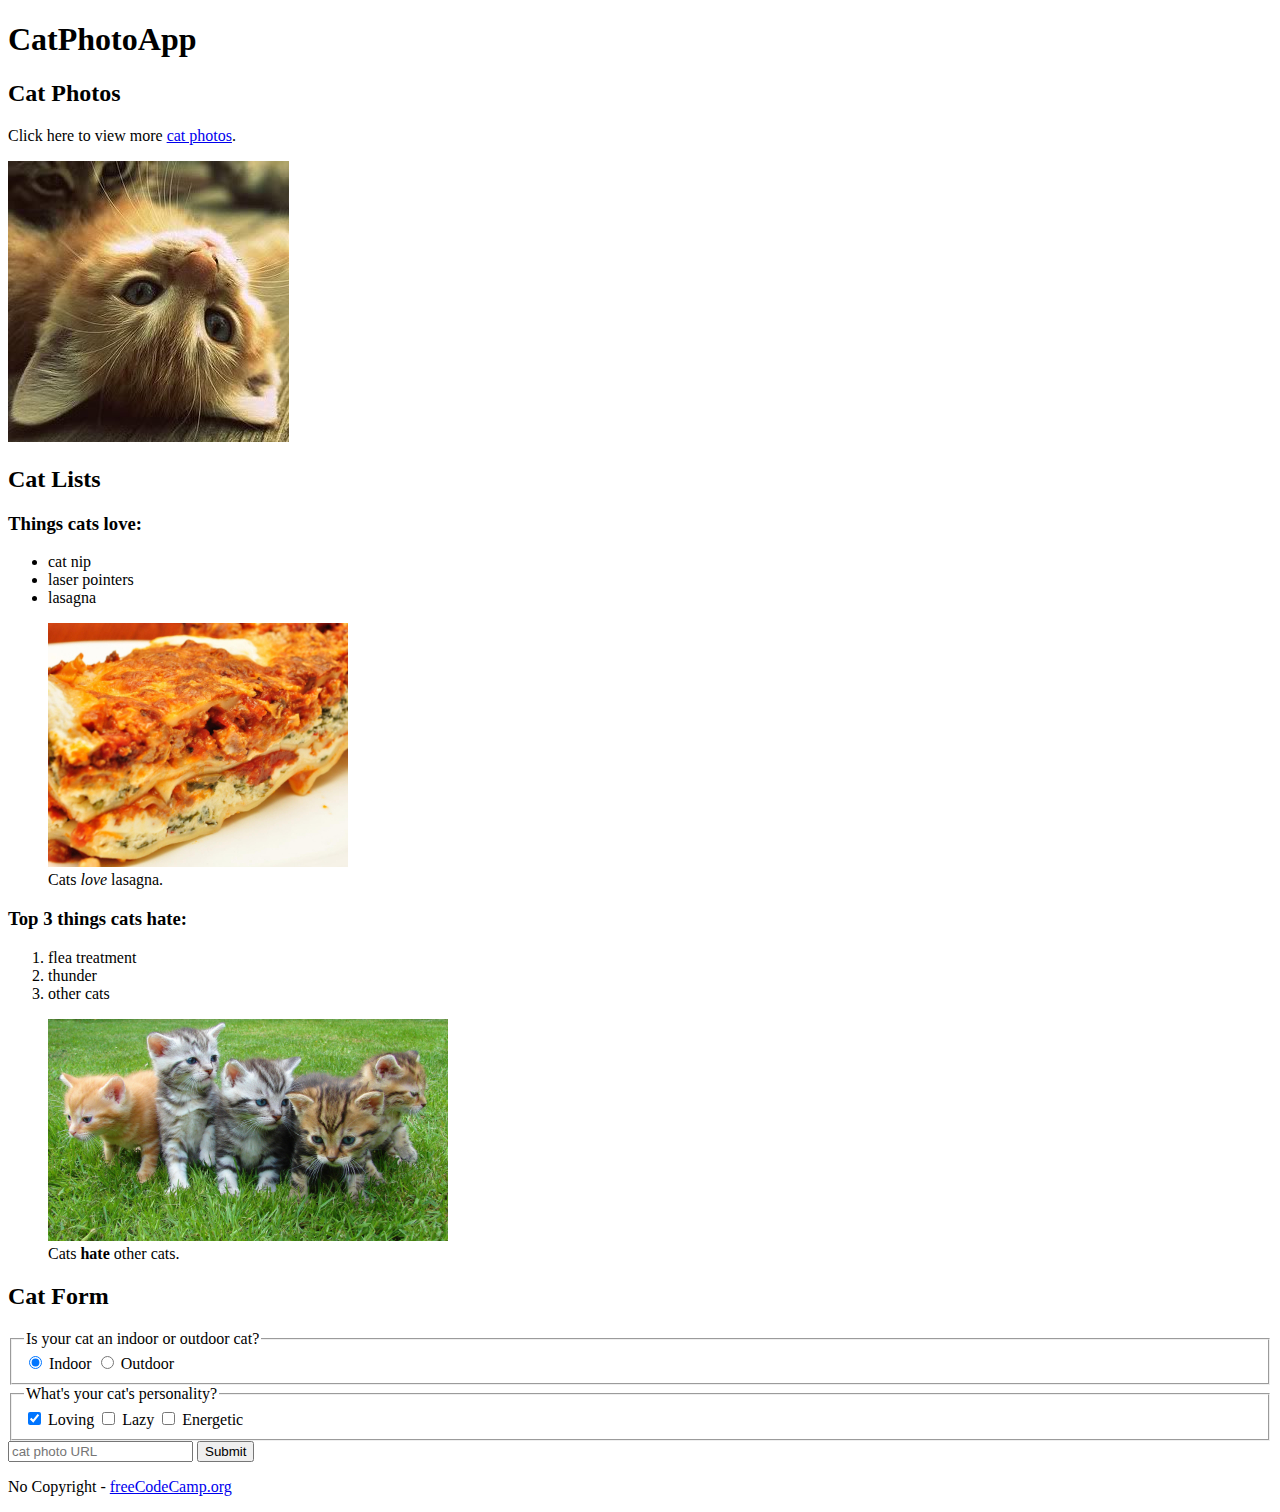
<file: 1/index.html>
<!DOCTYPE html>

<html lang="en">
  <head>
    <title>CatPhotoApp</title>
    <meta charset="UTF-8">
  </head>
<body>
    <h1>CatPhotoApp</h1>
    <main>
      <section>
        <h2>Cat Photos</h2>
        <!-- TODO: Add link to cat photos -->
        <p>Click here to view more <a target="_blank" href="https://freecatphotoapp.com">cat photos</a>.</p>
        <a href="https://freecatphotoapp.com"><img src="images/relaxing-cat.jpg" alt="A cute orange cat lying on its back."></a>
      </section>
      <section>
        <h2>Cat Lists</h2>
        <h3>Things cats love:</h3>
        <ul>
          <li>cat nip</li>
          <li>laser pointers</li>
          <li>lasagna</li>
        </ul>
        <figure>
          <img src="images/lasagna.jpg" alt="A slice of lasagna on a plate.">
          <figcaption>Cats <em>love</em> lasagna.</figcaption>  
        </figure>
        <h3>Top 3 things cats hate:</h3>
        <ol>
          <li>flea treatment</li>
          <li>thunder</li>
          <li>other cats</li>
        </ol>
        <figure>
          <img src="images/cats.jpg" alt="Five cats looking around a field.">
          <figcaption>Cats <strong>hate</strong> other cats.</figcaption>  
        </figure>
      </section>
      <section>
        <h2>Cat Form</h2>
        <form action="https://freecatphotoapp.com/submit-cat-photo">
          <fieldset>
            <legend>Is your cat an indoor or outdoor cat?</legend>
            <label><input id="indoor" type="radio" name="indoor-outdoor" value="indoor" checked> Indoor</label>
            <label><input id="outdoor" type="radio" name="indoor-outdoor" value="outdoor"> Outdoor</label>
          </fieldset>
          <fieldset>
            <legend>What's your cat's personality?</legend>
            <input id="loving" type="checkbox" name="personality" value="loving" checked> <label for="loving">Loving</label>
            <input id="lazy" type="checkbox" name="personality" value="lazy"> <label for="lazy">Lazy</label>
            <input id="energetic" type="checkbox" name="personality" value="energetic"> <label for="energetic">Energetic</label>
          </fieldset>
          <input type="text" name="catphotourl" placeholder="cat photo URL" required>
          <button type="submit">Submit</button>
        </form>
      </section>
    </main>
    <footer>
      <p>
        No Copyright - <a href="https://www.freecodecamp.org">freeCodeCamp.org</a>
      </p>
    </footer>
  </body>
</html>
</file>
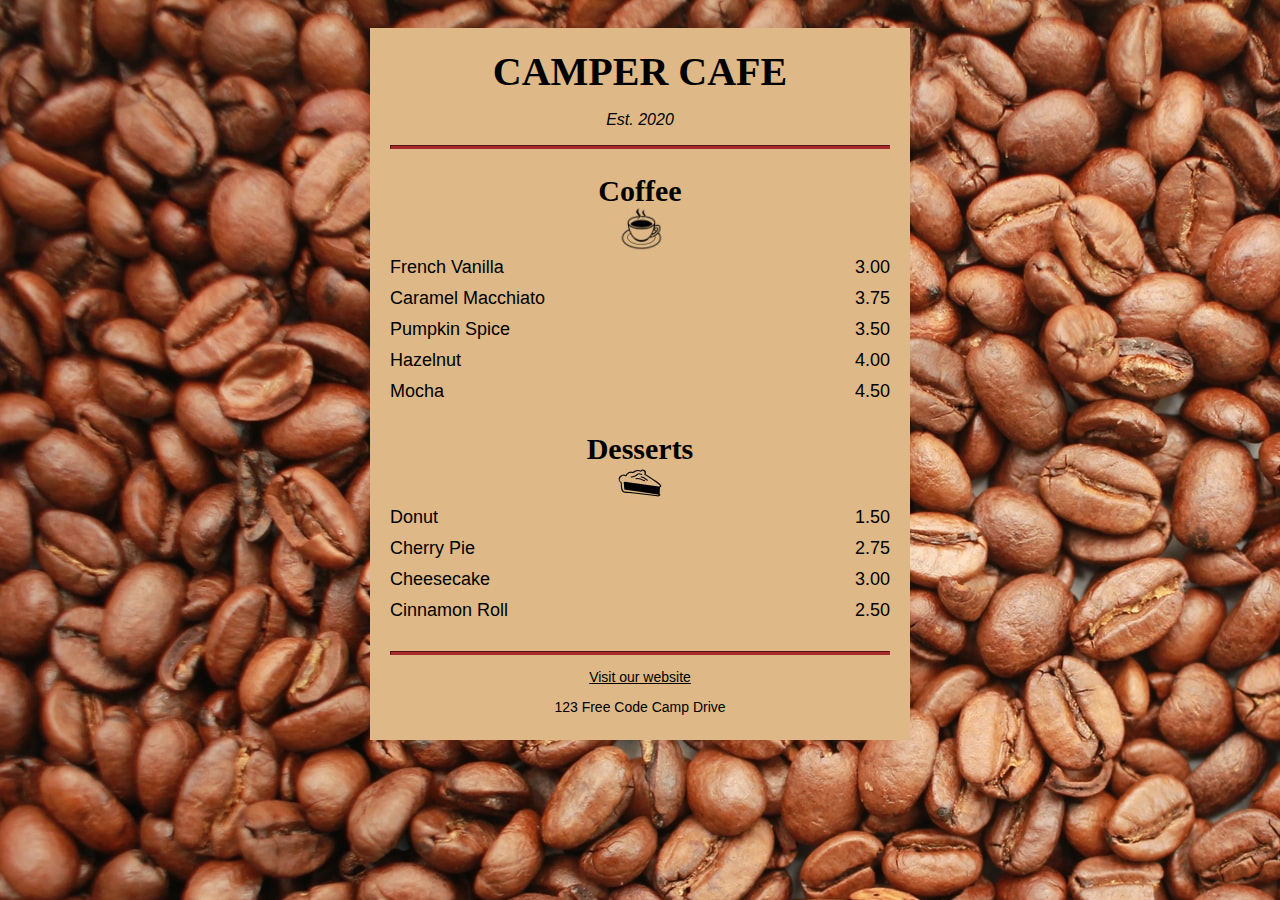
<file: 2/index.html>
<!DOCTYPE html>
<html lang="en">
  <head>
    <meta charset="utf-8" />
    <meta name="viewport" content="width=device-width, initial-scale=1.0" />
    <title>Cafe Menu</title>
    <link href="styles.css" rel="stylesheet"/>
  </head>
  <body>
    <div class="menu">
      <header>
        <h1>CAMPER CAFE</h1>
        <p class="established">Est. 2020</p>
      </header>
      <hr>
      <main>
        <section>
          <h2>Coffee</h2>
          <img src="images/logo.jpg" alt="coffee icon"/>
          <article class="item">
            <p class="flavor">French Vanilla</p><p class="price">3.00</p>
          </article>
          <article class="item">
            <p class="flavor">Caramel Macchiato</p><p class="price">3.75</p>
          </article>
          <article class="item">
            <p class="flavor">Pumpkin Spice</p><p class="price">3.50</p>
          </article>
          <article class="item">
            <p class="flavor">Hazelnut</p><p class="price">4.00</p>
          </article>
          <article class="item">
            <p class="flavor">Mocha</p><p class="price">4.50</p>
          </article>
        </section>
        <section>
          <h2>Desserts</h2>
          <img src="images/pie.jpg" alt="pie icon"/>
          <article class="item">
            <p class="dessert">Donut</p><p class="price">1.50</p>
          </article>
          <article class="item">
            <p class="dessert">Cherry Pie</p><p class="price">2.75</p>
          </article>
          <article class="item">
            <p class="dessert">Cheesecake</p><p class="price">3.00</p>
          </article>
          <article class="item">
            <p class="dessert">Cinnamon Roll</p><p class="price">2.50</p>
          </article>
        </section>
      </main>
      <hr class="bottom-line">
      <footer>
        <p>
          <a href="https://www.freecodecamp.org" target="_blank">Visit our website</a>
        </p>
        <p class="address">123 Free Code Camp Drive</p>
      </footer>
    </div>
  </body>
</html>
</file>
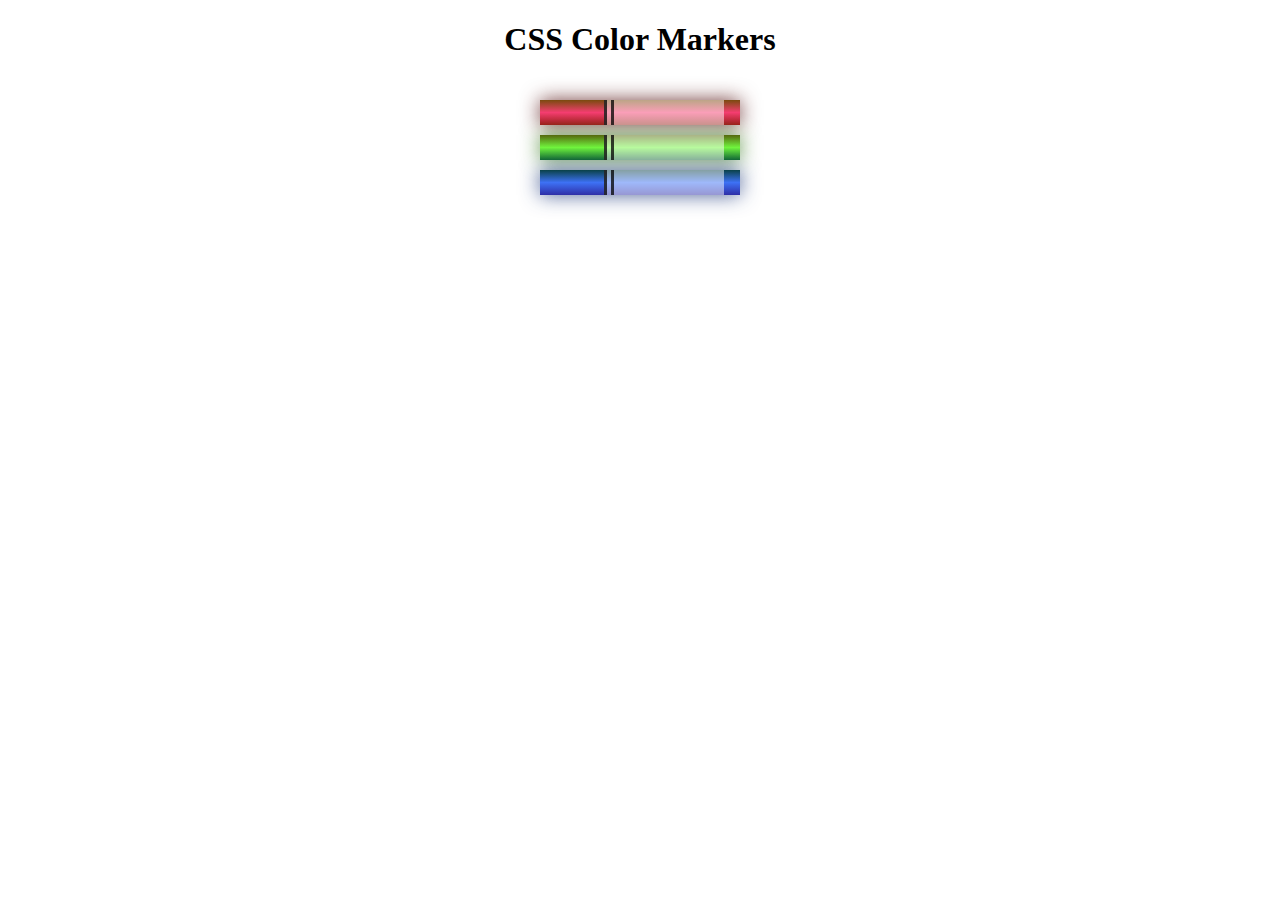
<file: 3/index.html>
<!DOCTYPE html>
<html lang="en">
  <head>
    <meta charset="utf-8">
    <meta name="viewport" content="width=device-width, initial-scale=1.0">
    <title>Colored Markers</title>
    <link rel="stylesheet" href="styles.css">
  </head>
  <body>
    <h1>CSS Color Markers</h1>
    <div class="container">
      <div class="marker red">
        <div class="cap"></div>
        <div class="sleeve"></div>
      </div>
      <div class="marker green">
        <div class="cap"></div>
        <div class="sleeve"></div>
      </div>
      <div class="marker blue">
        <div class="cap"></div>
        <div class="sleeve"></div>
      </div>
    </div>
  </body>
</html>
</file>
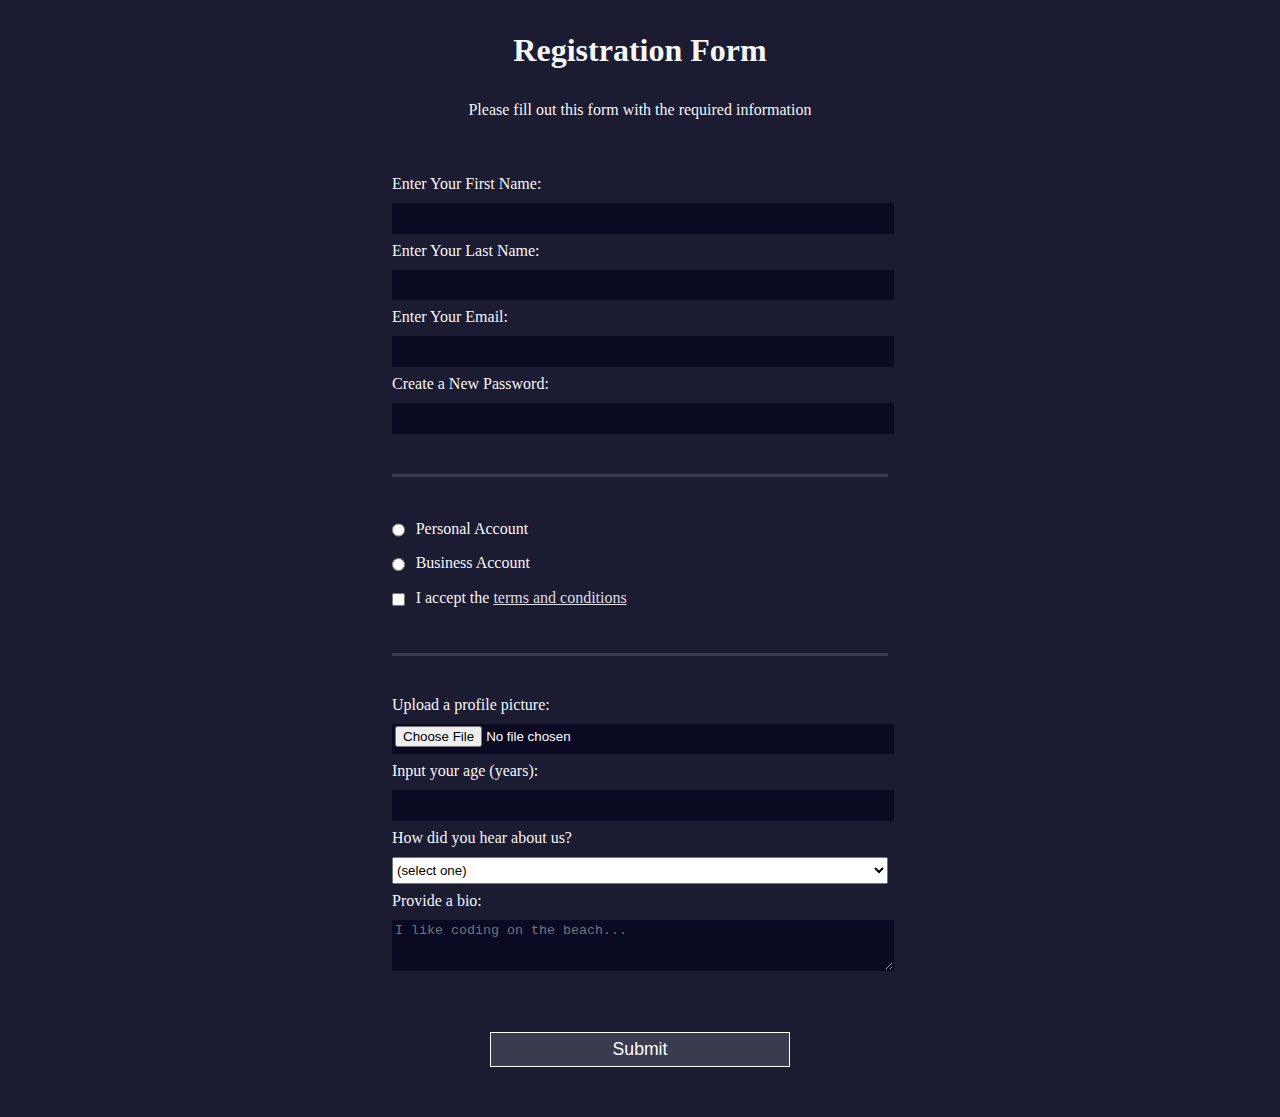
<file: 4/index.html>
<!DOCTYPE html>
<html lang="en">
  <head>
    <meta charset="UTF-8">
    <title>Registration Form</title>
    <link rel="stylesheet" href="styles.css" />
  </head>
  <body>
    <h1>Registration Form</h1>
    <p>Please fill out this form with the required information</p>
    <form action='https://register-demo.freecodecamp.org'>
      <fieldset>
        <label>Enter Your First Name: <input type="text" name="first-name" required /></label>
        <label>Enter Your Last Name: <input type="text" name="last-name" required /></label>
        <label>Enter Your Email: <input type="email" name="email" required /></label>
        <label>Create a New Password: <input type="password" name="password" pattern="[a-z0-5]{8,}" required /></label>
      </fieldset>
      <fieldset>
        <label><input type="radio" name="account-type" class="inline" /> Personal Account</label>
        <label><input type="radio" name="account-type" class="inline" /> Business Account</label>
        <label>
          <input type="checkbox" name="terms" class="inline" required /> I accept the <a href="https://www.freecodecamp.org/news/terms-of-service/">terms and conditions</a>
        </label>
      </fieldset>
      <fieldset>
        <label>Upload a profile picture: <input type="file" name="file" /></label>
        <label>Input your age (years): <input type="number" name="age" min="13" max="120" />
        </label>
        <label>How did you hear about us?
          <select name="referrer">
            <option value="">(select one)</option>
            <option value="1">freeCodeCamp News</option>
            <option value="2">freeCodeCamp YouTube Channel</option>
            <option value="3">freeCodeCamp Forum</option>
            <option value="4">Other</option>
          </select>
        </label>
        <label>Provide a bio:
          <textarea name="bio" rows="3" cols="30" placeholder="I like coding on the beach..."></textarea>
        </label>
      </fieldset>
      <input type="submit" value="Submit" />
    </form>
  </body>
</html>
</file>
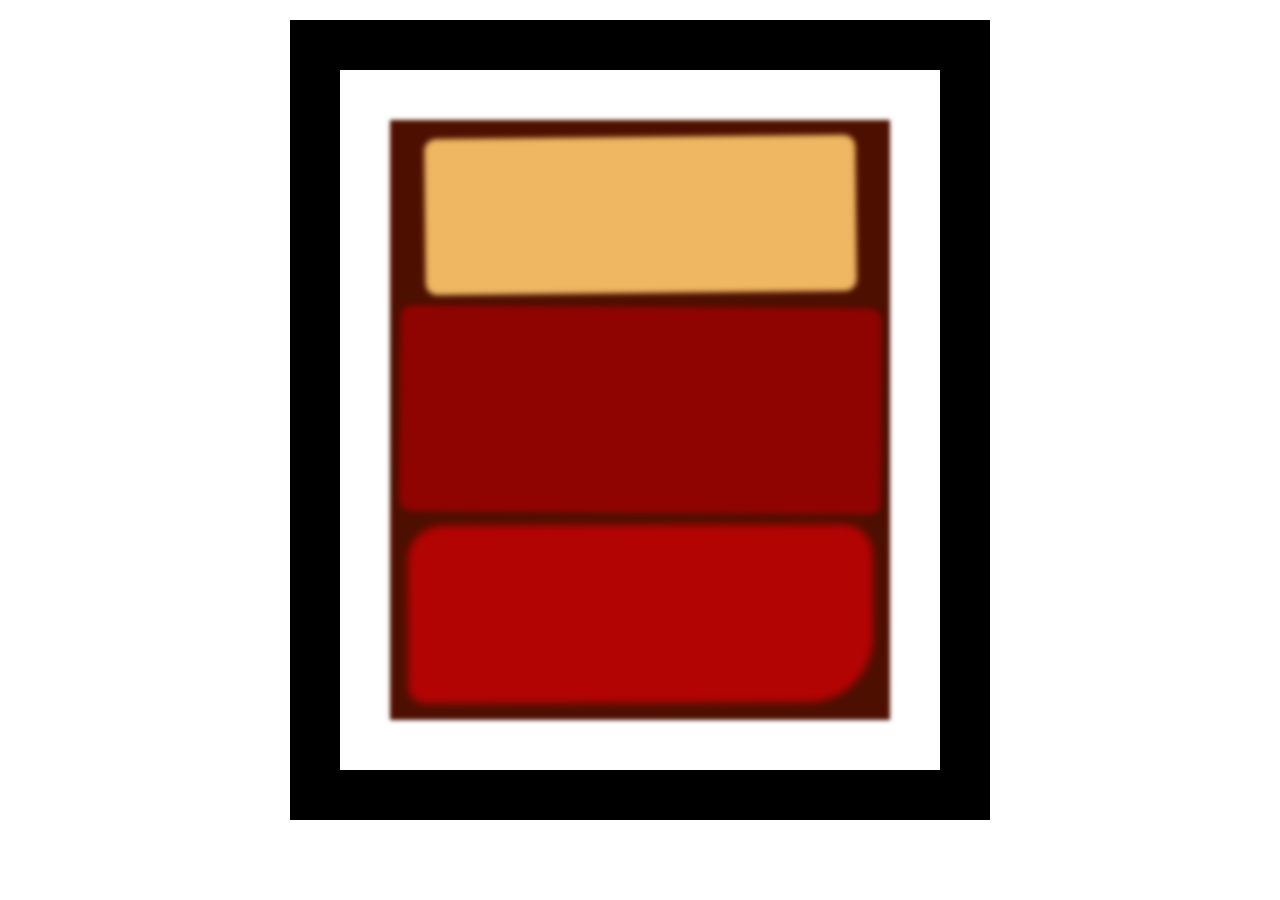
<file: 5/index.html>
<!DOCTYPE html>
<html lang="en">
  <head>
    <meta charset="UTF-8">
    <title>Rothko Painting</title>
    <link href="./styles.css" rel="stylesheet">
  </head>
  <body>
    <div class="frame">
      <div class="canvas">
        <div class="one"></div>
        <div class="two"></div>
        <div class="three"></div>
      </div>
    </div>
  </body>
</html>
</file>
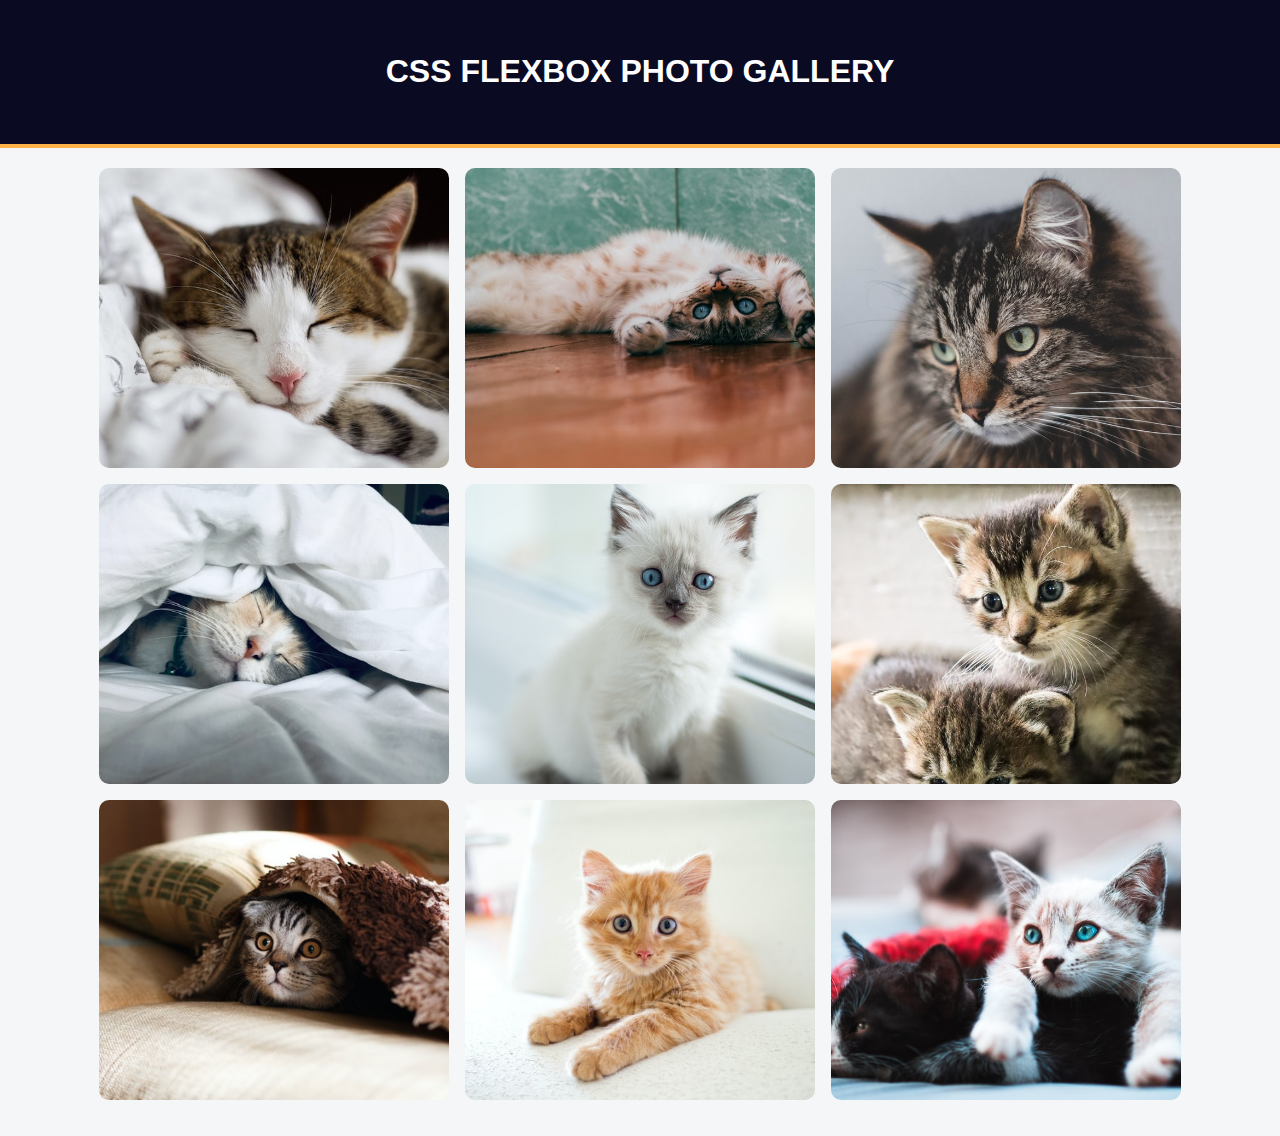
<file: 6/index.html>
<!DOCTYPE html>
<html lang="en">
  <head>
    <meta charset="utf-8">
    <meta name="viewport" content="width=device-width, initial-scale=1.0">
    <title>Photo Gallery</title>
    <link rel="stylesheet" href="./styles.css">
  </head>
  <body>
    <header class="header">
      <h1>css flexbox photo gallery</h1>
    </header>
    <div class="gallery">
      <img src="images/1.jpg" alt="sleeping-cat">
      <img src="images/2.jpg" alt="inverted-cat">
      <img src="images/3.jpg" alt="serious-cat">
      <img src="images/4.jpg" alt="cat-under-the-pillow">
      <img src="images/5.jpg" alt="blue-eyes">
      <img src="images/6.jpg" alt="two-kitty">
      <img src="images/7.jpg" alt="pensive cat">
      <img src="images/8.jpg" alt="red-cat">
      <img src="images/9.jpg" alt="blue-eyes-kitty">
    </div>
  </body>
</html>
</file>
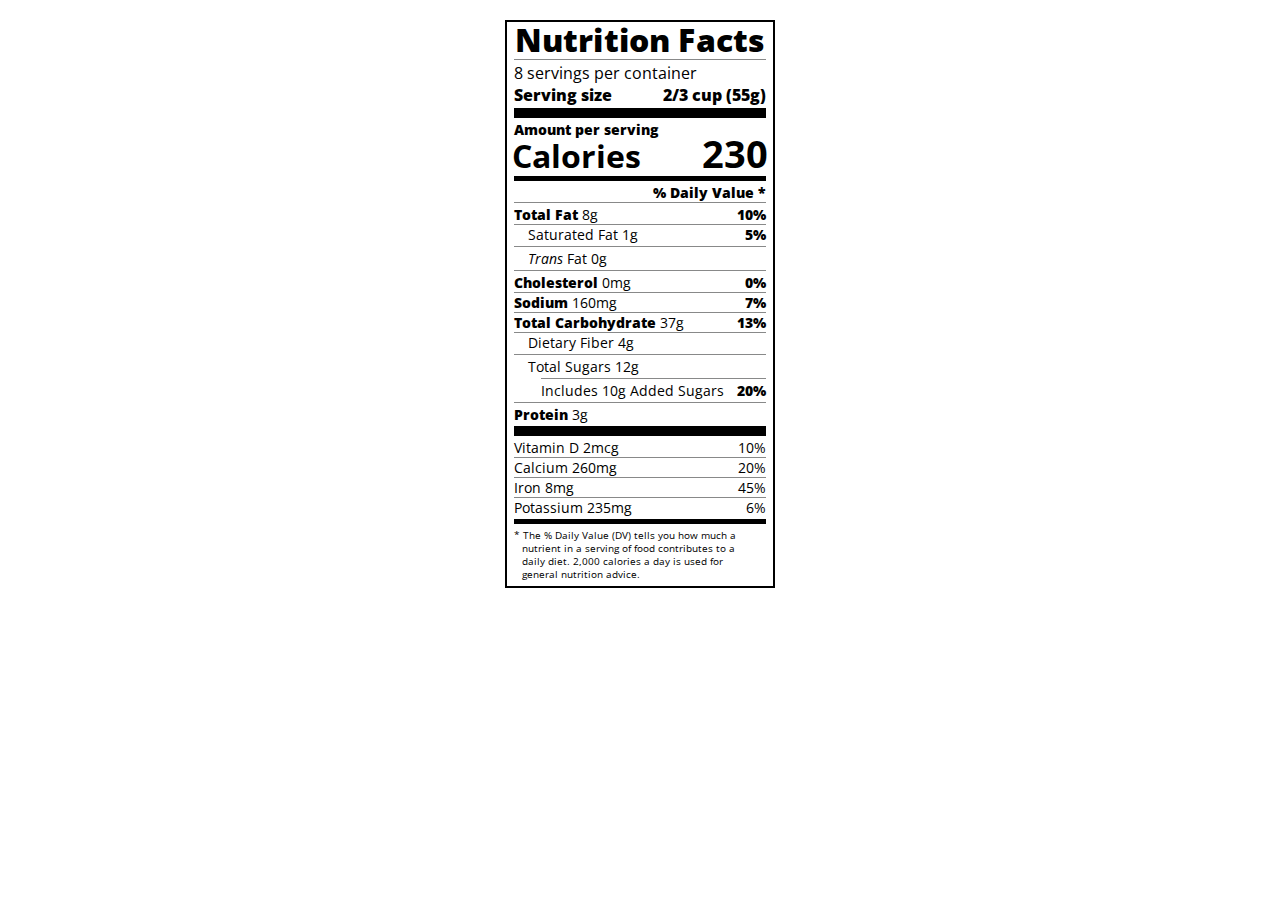
<file: 7/index.html>
<!DOCTYPE html>
<html lang="en">
  <head>
    <meta charset="UTF-8">
    <title>Nutrition Label</title>
    <link href="https://fonts.googleapis.com/css?family=Open+Sans:400,700,800" rel="stylesheet">
    <link href="./styles.css" rel="stylesheet">
  </head>
  <body>
    <div class="label">
      <header>
        <h1 class="bold">Nutrition Facts</h1>
        <div class="divider"></div>
        <p>8 servings per container</p>
        <p class="bold">Serving size <span class="right">2/3 cup (55g)</span></p>
      </header>
      <div class="divider lg"></div>
      <div class="calories-info">
        <p class="bold sm-text">Amount per serving</p>
        <h1>Calories <span class="right">230</span></h1>
      </div>
      <div class="divider md"></div>
      <div class="daily-value sm-text">
        <p class="right bold no-divider">% Daily Value *</p>
        <div class="divider"></div>
        <p><span class="bold">Total Fat</span> 8g <span class="bold right">10%</span></p>
        <p class="indent no-divider">Saturated Fat 1g <span class="bold right">5%</span></p>
        <div class="divider"></div>
        <p class="indent no-divider"><i>Trans</i> Fat 0g</p>
        <div class="divider"></div>
        <p><span class="bold">Cholesterol</span> 0mg <span class="right bold">0%</span></p>
        <p><span class="bold">Sodium</span> 160mg <span class="right bold">7%</span></p>
        <p><span class="bold">Total Carbohydrate</span> 37g <span class="right bold">13%</span></p>
        <p class="indent no-divider">Dietary Fiber 4g</p>
        <div class="divider"></div>
        <p class="indent no-divider">Total Sugars 12g</p>
        <div class="divider dbl-indent"></div>
        <p class="dbl-indent no-divider">Includes 10g Added Sugars <span class="right bold">20%</span>
        <div class="divider"></div>
        <p class="no-divider"><span class="bold">Protein</span> 3g</p>
        <div class="divider lg"></div>
        <p>Vitamin D 2mcg <span class="right">10%</span></p>
        <p>Calcium 260mg <span class="right">20%</span></p>
        <p>Iron 8mg <span class="right">45%</span></p>
        <p class="no-divider">Potassium 235mg <span class="right">6%</span></p>
      </div>
      <div class="divider md"></div>
      <p class="note">* The % Daily Value (DV) tells you how much a nutrient in a serving of food contributes to a daily diet. 2,000 calories a day is used for general nutrition advice.</p>
    </div>
  </body>
</html>
</file>
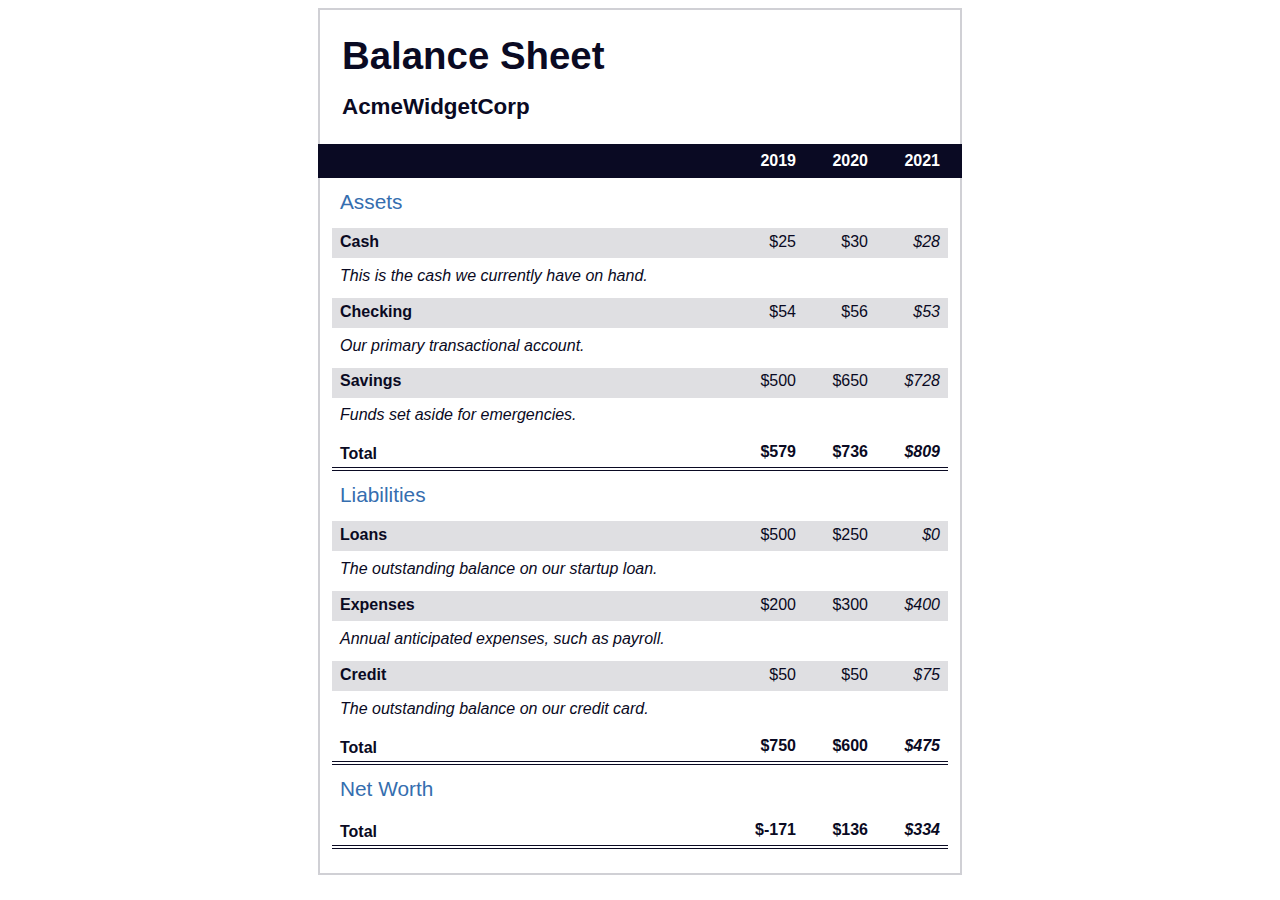
<file: 9/index.html>
<!DOCTYPE html>
<html lang="en">
  <head>
    <meta charset="UTF-8">
    <meta name="viewport" content="width=device-width, initial-scale=1.0">
    <title>Balance Sheet</title>
    <link rel="stylesheet" href="./styles.css">
  </head>
  <body>
    <main>
      <section>
        <h1>
          <span class="flex">
            <span>AcmeWidgetCorp</span>
            <span>Balance Sheet</span>
          </span>
        </h1>
        <div id="years" aria-hidden="true">
          <span class="year">2019</span>
          <span class="year">2020</span>
          <span class="year">2021</span>
        </div>
        <div class="table-wrap">
          <table>
            <caption>Assets</caption>
            <thead>
              <tr>
                <td></td>
                <th><span class="sr-only year">2019</span></th>
                <th><span class="sr-only year">2020</span></th>
                <th class="current"><span class="sr-only year">2021</span></th>
              </tr>
            </thead>
            <tbody>
              <tr class="data">
                <th>Cash <span class="description">This is the cash we currently have on hand.</span></th>
                <td>$25</td>
                <td>$30</td>
                <td class="current">$28</td>
              </tr>
              <tr class="data">
                <th>Checking <span class="description">Our primary transactional account.</span></th>
                <td>$54</td>
                <td>$56</td>
                <td class="current">$53</td>
              </tr>
              <tr class="data">
                <th>Savings <span class="description">Funds set aside for emergencies.</span></th>
                <td>$500</td>
                <td>$650</td>
                <td class="current">$728</td>
              </tr>
              <tr class="total">
                <th>Total <span class="sr-only">Assets</span></th>
                <td>$579</td>
                <td>$736</td>
                <td class="current">$809</td>
              </tr>
            </tbody>
          </table>
          <table>
            <caption>Liabilities</caption>
            <thead>
              <tr>
              <td></td>
              <th><span class="sr-only">2019</span></th>
              <th><span class="sr-only">2020</span></th>
              <th><span class="sr-only">2021</span></th>
              </tr>
            </thead>
            <tbody>
              <tr class="data">
                <th>Loans <span class="description">The outstanding balance on our startup loan.</span></th>
                <td>$500</td>
                <td>$250</td>
                <td class="current">$0</td>
              </tr>
              <tr class="data">
                <th>Expenses <span class="description">Annual anticipated expenses, such as payroll.</span></th>
                <td>$200</td>
                <td>$300</td>
                <td class="current">$400</td>
              </tr>
              <tr class="data">
                <th>Credit <span class="description">The outstanding balance on our credit card.</span></th>
                <td>$50</td>
                <td>$50</td>
                <td class="current">$75</td>
              </tr>
              <tr class="total">
                <th>Total <span class="sr-only">Liabilities</span></th>
                <td>$750</td>
                <td>$600</td>
                <td class="current">$475</td>
              </tr>
            </tbody>
          </table>
          <table>
            <caption>Net Worth</caption>
            <thead>
              <tr>
              <td></td>
              <th><span class="sr-only">2019</span></th>
              <th><span class="sr-only">2020</span></th>
              <th><span class="sr-only">2021</span></th>
              </tr>
            </thead>
            <tbody>
              <tr class="total">
                <th>Total <span class="sr-only">Net Worth</span></th>
                <td>$-171</td>
                <td>$136</td>
                <td class="current">$334</td>
              </tr>
            </tbody>
          </table>
        </div>
      </section>
    </main>
  </body>
</html>
</file>
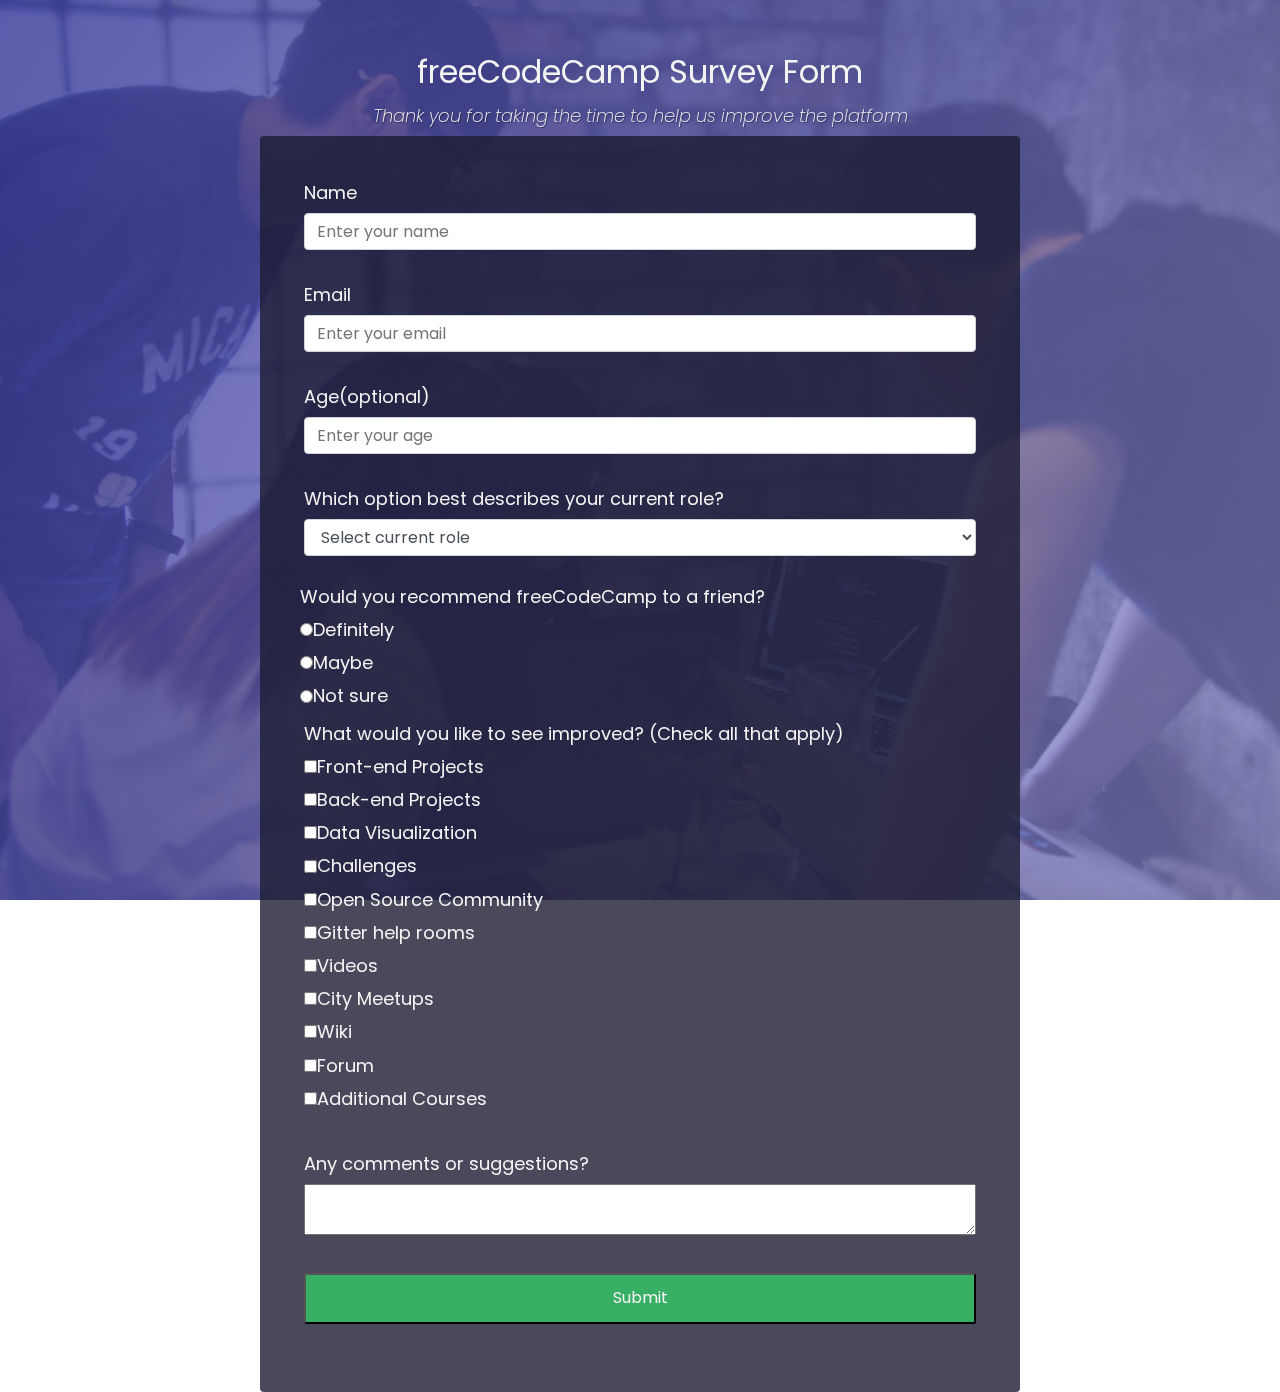
<file: Survey Form/index.html>
<!DOCTYPE html>
<html lang="en">
  <head>
    <meta charset="utf-8">
    <link rel="stylesheet" href="styles.css">
    <title>Survey Form</title>
  </head>
  <body>
    <div class="container">
      <header class="header">
        <h1 id="title" class="text-center">freeCodeCamp Survey Form</h1>
      </header>
      <p id="description" class="description text-center">Thank you for taking the time to help us improve the platform</p>
      <form id="survey-form">
        <div class="form-group">
          <label id="name-label">Name </label>
          <input required id="name" type="text" placeholder="Enter your name" class="form-control"/>
        </div>
        <div class="form-group">
          <label id="email-label">Email </label>
          <input required id="email" type="email" placeholder="Enter your email" class="form-control"/>
        </div>
        <div class="form-group">
          <label id="number-label">Age <span class="age">(optional)</span> </label>
          <input id="number" type="number" min="10" max="100" placeholder="Enter your age" class="form-control"/>
        </div>
        <div class="form-group">
          <p>Which option best describes your current role?</p>
          <select id="dropdown" name="role" class="form-control" required="">
            <option disabled="" selected="" value="">Select current role</option>
            <option value="student">Student</option>
            <option value="job">Full Time Job</option>
            <option value="learner">Full Time Learner</option>
            <option value="preferNo">Prefer not to say</option>
            <option value="other">Other</option>
          </select>
        </div>
        <div class="from-group">
          <p>Would you recommend freeCodeCamp to a friend?</p>
          <label>
            <input type="radio" name="radio-button" value="definitely"/>Definitely
          </label>
          <label>
            <input type="radio" name="radio-button" value="maybe"/>Maybe
          </label>
          <label>
            <input type="radio" name="radio-button" value="not_sure"/>Not sure
          </label>
        </div>
        <div class="form-group">
          <p>What would you like to see improved? (Check all that apply)</p>
          <label>
            <input type="checkbox" value="frontend"/>Front-end Projects
          </label>
          <label>
            <input type="checkbox" value="backend"/>Back-end Projects
          </label>
          <label>
            <input type="checkbox" value="data-visual"/>Data Visualization
          </label>
          <label>
            <input type="checkbox" value="challenges"/>Challenges
          </label>
          <label>
            <input type="checkbox" value="open-source-community"/>Open Source Community
          </label>
          <label>
            <input type="checkbox" value="gitter-help-rooms"/>Gitter help rooms
          </label>
          <label>
            <input type="checkbox" value="videos"/>Videos
          </label>
          <label>
            <input type="checkbox" value="city-meetups"/>City Meetups
          </label>
          <label>
            <input type="checkbox" value="wiki"/>Wiki
          </label>
          <label>
            <input type="checkbox" value="forum"/>Forum
          </label>
          <label>
            <input type="checkbox" value="adiitional-courses"/>Additional Courses
          </label>
        </div>
        <div class="form-group">
          <p>Any comments or suggestions?</p>
          <textarea id="comments" class="input-text-area" name="comment" placeholder="Enter your comment here">
          </textarea>
        </div>
        <div class="form-group">
          <button type="submit" id="submit" class="submit-button"/>Submit
          </button>
        </div>
      </form>
    </div>
  </body>
</html>
</file>
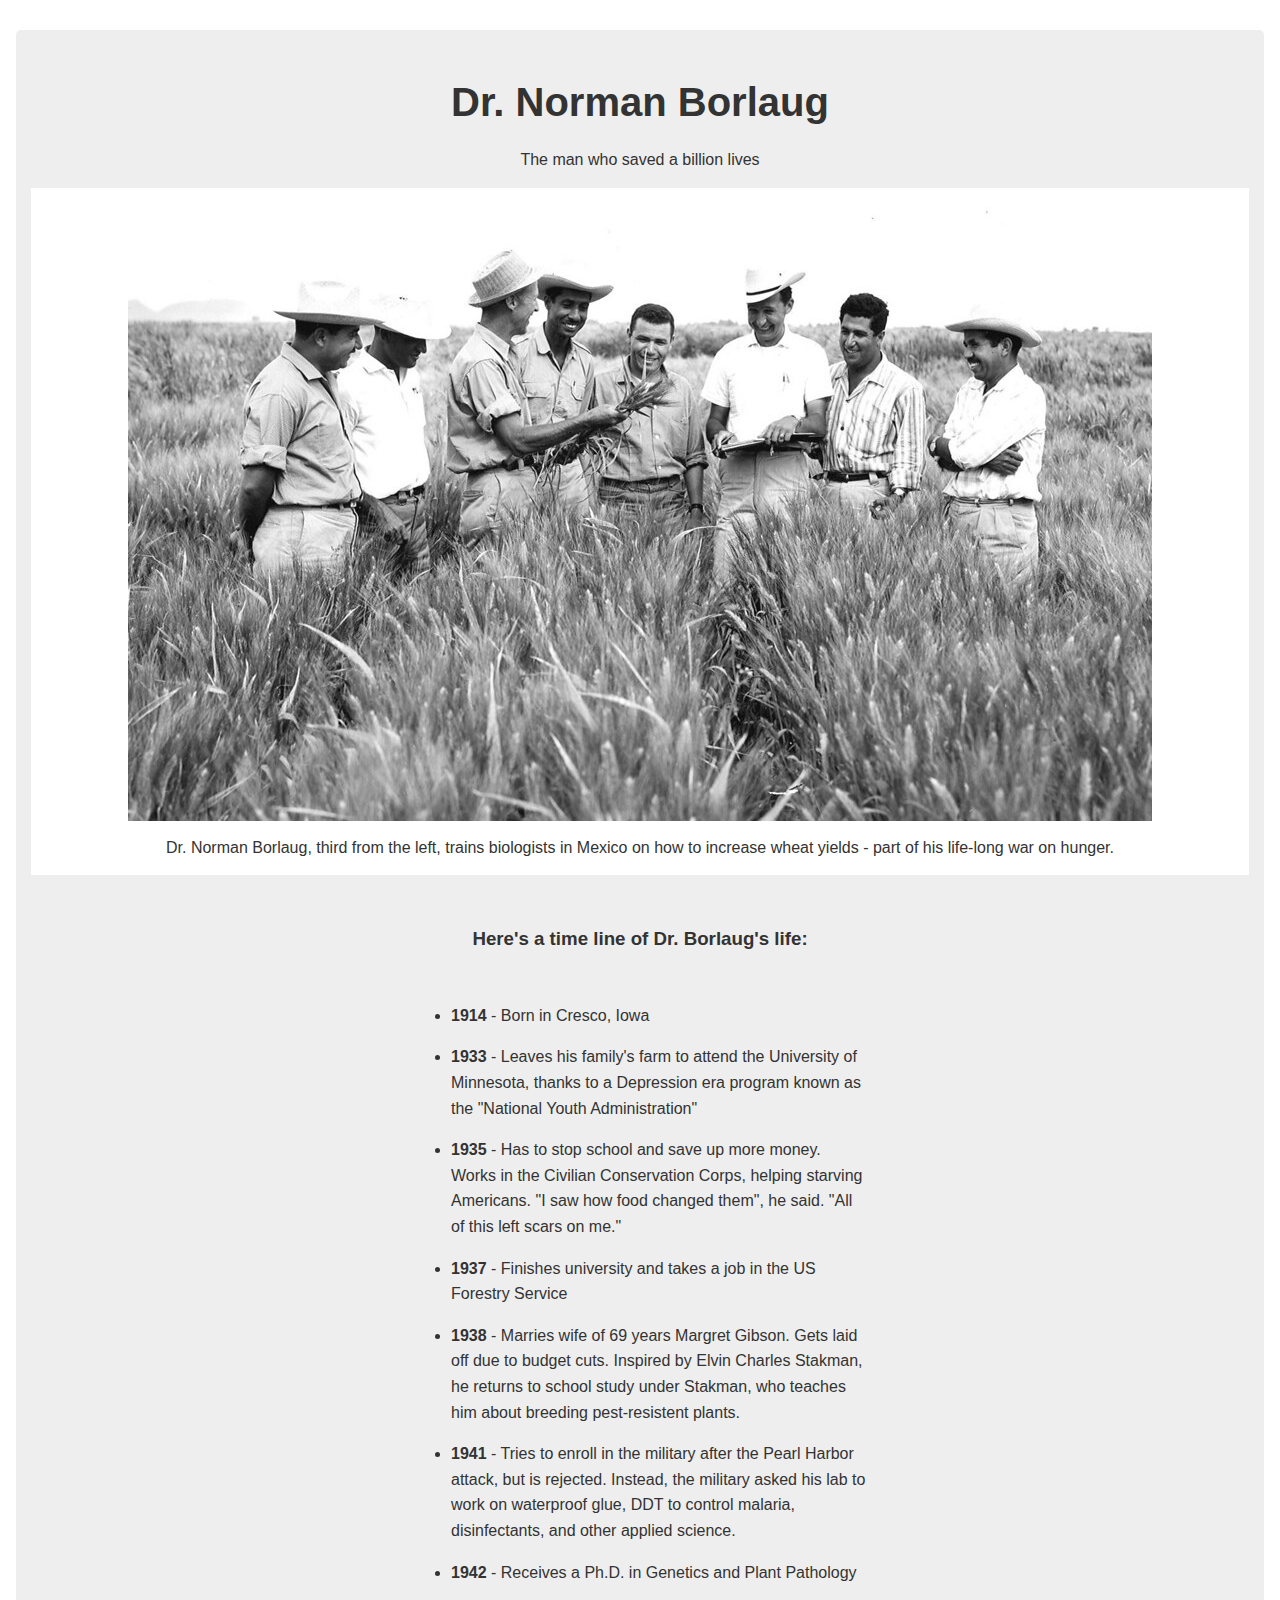
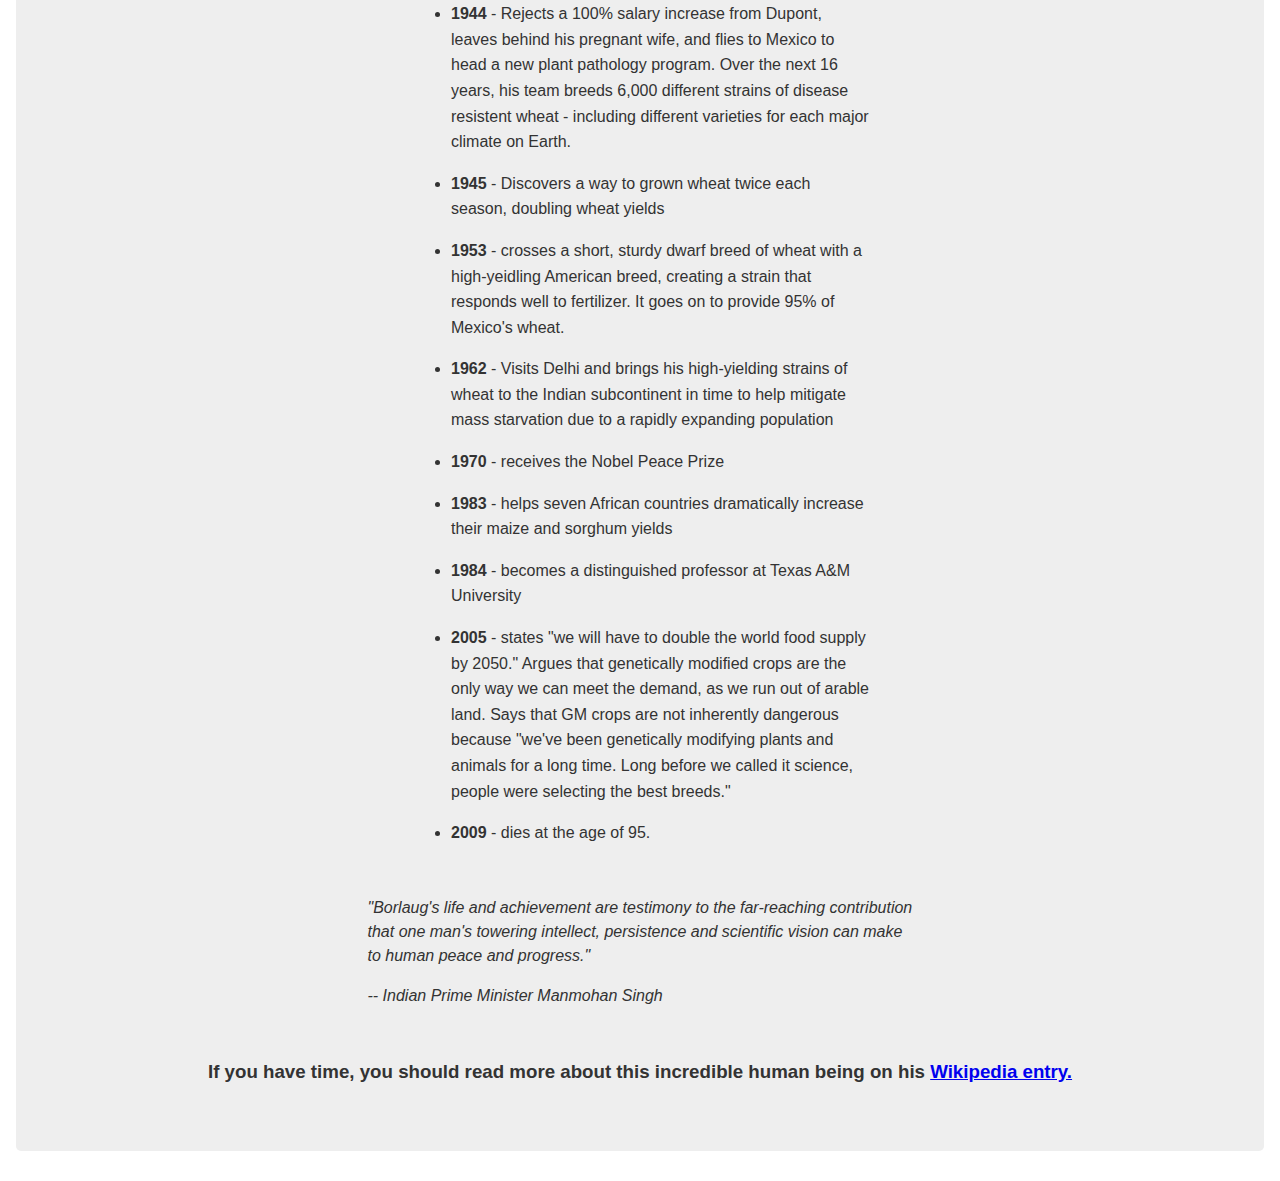
<file: Tribute Page/index.html>
<!DOCTYPE html>
<html>
  <head>
    <meta charset="utf-8" />
    <title id="title">Dr.Nomrman Borlaug</title>
    <link rel="stylesheet" href="styles.css">
  </head>
  <body>
    <main id="main">
      <div class="title">
        <h1>Dr. Norman Borlaug</h1>
        <p>The man who saved a billion lives</p>
      </div>
      <figure id="img-div">
        <img src="images/tribute-page-main-image.jpg" id="image">
        <figcaption id="img-caption">Dr. Norman Borlaug, third from the left, trains biologists in Mexico on how to increase wheat yields - part of his life-long war on hunger. </figcaption>
      </figure>
      <section id="tribute-info">
        <h3>Here's a time line of Dr. Borlaug's life:</h3>
        <ul>
          <li><span class="date">1914</span> - Born in Cresco, Iowa</li>
          <li><span class="date">1933</span> - Leaves his family's farm to attend the University of Minnesota, thanks to a Depression era program known as the "National Youth Administration" </li>
          <li><span class="date">1935</span> - Has to stop school and save up more money. Works in the Civilian Conservation Corps, helping starving Americans. "I saw how food changed them", he said. "All of this left scars on me." </li>
          <li><span class="date">1937</span> - Finishes university and takes a job in the US Forestry Service </li>
          <li><span class="date">1938</span> - Marries wife of 69 years Margret Gibson. Gets laid off due to budget cuts. Inspired by Elvin Charles Stakman, he returns to school study under Stakman, who teaches him about breeding pest-resistent plants. </li>
          <li><span class="date">1941</span> - Tries to enroll in the military after the Pearl Harbor attack, but is rejected. Instead, the military asked his lab to work on waterproof glue, DDT to control malaria, disinfectants, and other applied science. </li>
          <li><span class="date">1942</span> - Receives a Ph.D. in Genetics and Plant Pathology</li>
          <li><span class="date">1944</span> - Rejects a 100% salary increase from Dupont, leaves behind his pregnant wife, and flies to Mexico to head a new plant pathology program. Over the next 16 years, his team breeds 6,000 different strains of disease resistent wheat - including different varieties for each major climate on Earth. </li>
          <li><span class="date">1945</span> - Discovers a way to grown wheat twice each season, doubling wheat yields</li>
          <li><span class="date">1953</span> - crosses a short, sturdy dwarf breed of wheat with a high-yeidling American breed, creating a strain that responds well to fertilizer. It goes on to provide 95% of Mexico's wheat. </li>
          <li><span class="date">1962</span> - Visits Delhi and brings his high-yielding strains of wheat to the Indian subcontinent in time to help mitigate mass starvation due to a rapidly expanding population </li>
          <li><span class="date">1970</span> - receives the Nobel Peace Prize</li>
          <li><span class="date">1983</span> - helps seven African countries dramatically increase their maize and sorghum yields </li>
          <li><span class="date">1984</span> - becomes a distinguished professor at Texas A&M University </li>
          <li><span class="date">2005</span> - states "we will have to double the world food supply by 2050." Argues that genetically modified crops are the only way we can meet the demand, as we run out of arable land. Says that GM crops are not inherently dangerous because "we've been genetically modifying plants and animals for a long time. Long before we called it science, people were selecting the best breeds." </li>
          <li><span class="date">2009</span> - dies at the age of 95.</li>
        </ul>
        <blockquote cite="http://news.rediff.com/report/2009/sep/14/pm-pays-tribute-to-father-of-green-revolution-borlaug.htm">
          <p>

      "Borlaug's life and achievement are testimony to the far-reaching contribution that one man's towering intellect, persistence and scientific vision can make to human peace and progress."</p>
          <cite>-- Indian Prime Minister Manmohan Singh </cite>
        </blockquote>
        <h3>
        <p>If you have time, you should read more about this incredible human being on his 
          <a href="https://en.wikipedia.org/wiki/Norman_Borlaug" target="_blank" id="tribute-link">Wikipedia entry.</a> </p>
      </h3>
      </section>
    </main>
  </body>
</html>
</file>
<file: 2/styles.css>
body {
  background-image: url(images/beans.jpg);
  font-family: sans-serif;
  padding: 20px;
}

h1 {
  font-size: 40px;
  margin-top: 0;
  margin-bottom: 15px;
}

h2 {
  font-size: 30px;
}

.established {
  font-style: italic;
}

h1, h2, p {
  text-align: center;
}

.menu {
  width: 80%;
  background-color: burlywood;
  margin-left: auto;
  margin-right: auto;
  padding: 20px;
  max-width: 500px;
}

img {
  margin-top: -25px;
  display: block;
  margin-left: auto;
  margin-right: auto;
}


hr {
  height: 2px;
  background-color: brown;
  border-color: brown;
}

.bottom-line {
  margin-top: 25px;
}

h1, h2 {
  font-family: Impact, serif;
}

.item p {
  display: inline-block;
  margin-top: 5px;
  margin-bottom: 5px;
  font-size: 18px;
}

.flavor, .dessert {
  text-align: left;
  width: 75%;
}

.price {
  text-align: right;
  width: 25%;
}

/* FOOTER */

footer {
  font-size: 14px;
}

.address {
  margin-bottom: 5px;
}

a {
  color: black;
}

a:visited {
  color: black;
}

a:hover {
  color: brown;
}

a:active {
  color: brown;
}
</file>
<file: 3/styles.css>
h1 {
  text-align: center;
}

.container {
  background-color: rgb(255, 255, 255);
  padding: 10px 0;
}

.marker {
  width: 200px;
  height: 25px;
  margin: 10px auto;
}

.cap {
  width: 60px;
  height: 25px;
}

.sleeve {
  width: 110px;
  height: 25px;
  background-color: rgba(255, 255, 255, 0.5);
  border-left: 10px double rgba(0, 0, 0, 0.75);
}

.cap, .sleeve {
  display: inline-block;
}

.red {
  background: linear-gradient(rgb(122, 74, 14), rgb(245, 62, 113), rgb(162, 27, 27));
  box-shadow: 0 0 20px 0 rgba(83, 14, 14, 0.8);
}

.green {
  background: linear-gradient(#55680D, #71F53E, #116C31);
  box-shadow: 0 0 20px 0 #3B7E20CC;
}

.blue {
  background: linear-gradient(hsl(186, 76%, 16%), hsl(223, 90%, 60%), hsl(240, 56%, 42%));
  box-shadow: 0 0 20px 0 hsla(223, 59%, 31%, 0.8);
}
</file>
<file: 4/styles.css>
body {
  width: 100%;
  height: 100vh;
  margin: 0;
  background-color: #1b1b32;
  color: #f5f6f7;
  font-family: Tahoma;
  font-size: 16px;
}

h1, p {
  margin: 1em auto;
  text-align: center;
}

form {
  width: 60vw;
  max-width: 500px;
  min-width: 300px;
  margin: 0 auto;
  padding-bottom: 2em;
}

fieldset {
  border: none;
  padding: 2rem 0;
  border-bottom: 3px solid #3b3b4f;
}

fieldset:last-of-type {
  border-bottom: none;
}

label {
  display: block;
  margin: 0.5rem 0;
}

input,
textarea,
select {
  margin: 10px 0 0 0;
  width: 100%;
  min-height: 2em;
}

input, textarea {
  background-color: #0a0a23;
  border: 1px solid #0a0a23;
  color: #ffffff;
}

.inline {
  width: unset;
  margin: 0 0.5em 0 0;
  vertical-align: middle;
}

input[type="submit"] {
  display: block;
  width: 60%;
  margin: 1em auto;
  height: 2em;
  font-size: 1.1rem;
  background-color: #3b3b4f;
  border-color: white;
  min-width: 300px;
}

input[type="file"] {
  padding: 1px 2px;
}

a{
  color: #dfdfe2
}
</file>
<file: 5/styles.css>
.canvas {
  width: 500px;
  height: 600px;
  background-color: #4d0f00;
  overflow: hidden;
  filter: blur(2px);
}

.frame {
  border: 50px solid black;
  width: 500px;
  padding: 50px;
  margin: 20px auto;
}

.one {
  width: 425px;
  height: 150px;
  background-color: #efb762;
  margin: 20px auto;
  box-shadow: 0 0 3px 3px #efb762;
  border-radius: 9px;
  transform: rotate(-0.6deg);
}

.two {
  width: 475px;
  height: 200px;
  background-color: #8f0401;
  margin: 0 auto 20px;
  box-shadow: 0 0 3px 3px #8f0401;
  border-radius: 8px 10px;
  transform: rotate(0.4deg);
}

.one, .two {
  filter: blur(1px);
}

.three {
  width: 91%;
  height: 28%;
  background-color: #b20403;
  margin: auto;
  filter: blur(2px);
  box-shadow: 0 0 5px 5px #b20403;
  border-radius: 30px 25px 60px 12px;
  transform: rotate(-0.2deg);
}
</file>
<file: 6/styles.css>
* {
  box-sizing: border-box;
}

body {
  margin: 0;
  font-family: sans-serif;
  background: #f5f6f7;
}

.header {
  text-align: center;
  text-transform: uppercase;
  padding: 32px;
  background-color: #0a0a23;
  color: #fff;
  border-bottom: 4px solid #fdb347;
}

.gallery {
  display: flex;
  flex-direction: row;
  flex-wrap: wrap;
  justify-content: center;
  align-items: center;
  gap: 16px;
  max-width: 1400px;
  margin: 0 auto;
  padding: 20px 10px;
}

.gallery img {
  width: 100%;
  max-width: 350px;
  height: 300px;
  object-fit: cover;
  border-radius: 10px;
}

.gallery::after {
  content: "";
  width: 350px;
}
</file>
<file: 7/styles.css>
* {
  box-sizing: border-box;
}

html {
  font-size: 16px;
}

body {
  font-family: 'Open Sans', sans-serif;
}

.label {
  border: 2px solid black;
  width: 270px;
  margin: 20px auto;
  padding: 0 7px;
}

header h1 {
  text-align: center;
  margin: -4px 0;
  letter-spacing: 0.15px
}

p {
  margin: 0;
}

.divider {
  border-bottom: 1px solid #888989;
  margin: 2px 0;
  clear: right;
}

.bold {
  font-weight: 800;
}

.right {
  float: right;
}

.lg {
  height: 10px;
}

.lg, .md {
  background-color: black;
  border: 0;
}

.md {
  height: 5px;
}

.sm-text {
  font-size: 0.85rem;
}

.calories-info h1 {
  margin: -5px -2px;
  overflow: hidden;
}

.calories-info span {
  font-size: 1.2em;
  margin-top: -7px;
}

.indent {
  margin-left: 1em;
}

.dbl-indent {
  margin-left: 2em;
}

.daily-value p:not(.no-divider) {
  border-bottom: 1px solid #888989;
}

.note {
  font-size: 0.6rem;
  margin: 5px 0;
  padding: 0 8px;
  text-indent: -8px;
}
</file>
<file: 9/styles.css>
span[class~="sr-only"] {
  border: 0 !important;
  clip: rect(1px, 1px, 1px, 1px) !important;
  clip-path: inset(50%) !important;
  -webkit-clip-path: inset(50%) !important;
  height: 1px !important;
  width: 1px !important;
  position: absolute !important;
  overflow: hidden !important;
  white-space: nowrap !important;
  padding: 0 !important;
  margin: -1px !important;
}

html {
  box-sizing: border-box;
}

body {
  font-family: sans-serif;
  color: #0a0a23;
}

h1 {
  max-width: 37.25rem;
  margin: 0 auto;
  padding: 1.5rem 1.25rem;
}

h1 .flex {
  display: flex;
  flex-direction: column-reverse;
  gap: 1rem;
}

h1 .flex span:first-of-type {
  font-size: 0.7em;
}

h1 .flex span:last-of-type {
  font-size: 1.2em;
}

section {
  max-width: 40rem;
  margin: 0 auto;
  border: 2px solid #d0d0d5;
}

#years {
  display: flex;
  justify-content: flex-end;
  position: sticky;
  top: 0;
  background: #0a0a23;
  color: #fff;
  z-index: 999;
  padding: 0.5rem calc(1.25rem + 2px) 0.5rem 0;
  margin: 0 -2px;
}

#years span[class] {
  font-weight: bold;
  width: 4.5rem;
  text-align: right;
}

.table-wrap {
  padding: 0 0.75rem 1.5rem 0.75rem;
}

table {
  border-collapse: collapse;
  border: 0;
  width: 100%;
  position: relative;
  margin-top: 3rem;
}

table caption {
  color: #356eaf;
  font-size: 1.3em;
  font-weight: normal;
  position: absolute;
  top: -2.25rem;
  left: 0.5rem;
}

tbody td {
  width: 100vw;
  min-width: 4rem;
  max-width: 4rem;
}

tbody th {
  width: calc(100% - 12rem);
}

tr[class="total"] {
  border-bottom: 4px double #0a0a23;
  font-weight: bold;
}

tr[class="total"] th {
  text-align: left;
  padding: 0.5rem 0 0.25rem 0.5rem;
}

tr.total td {
  text-align: right;
  padding: 0 0.25rem;
}

tr.total td:nth-of-type(3) {
  padding-right: 0.5rem;
}

tr.total:hover {
  background-color: #99c9ff;
}

td.current {
  font-style: italic;
}

tr.data {
  background-image: linear-gradient(to bottom, #dfdfe2 1.845rem, white 1.845rem);
}

tr.data th {
  text-align: left;
  padding-top: 0.3rem;
  padding-left: 0.5rem;
}

tr.data th .description {
  display: block;
  font-weight: normal;
  font-style: italic;
  padding: 1rem 0 0.75rem;
  margin-right: -13.5rem;
}

tr.data td {
  vertical-align: top;
  padding: 0.3rem 0.25rem 0;
  text-align: right;
}

tr.data td:last-of-type{
  padding-right: 0.5rem;
}
</file>
<file: Survey Form/styles.css>
@import url('https://fonts.googleapis.com/css?family=Poppins:200i,400&display=swap');

:root {
  --color-white: #f3f3f3;
  --color-darkblue: #1b1b32;
  --color-darkblue-alpha: rgba(27, 27, 50, 0.8);
  --color-green: #37af65;
}

*,
*::before,
*::after{
	box-sizing: border-box;
}

body{
	font-family: 'Poppins', sans-serif;
	font-size: 1rem;
	font-weight: 400;
	line-height: 1.4;
	color: var(--color-white);
	margin: auto;
}

body::before{
	content: '';
  position: fixed;
  top: 0;
  left: 0;
  height: 100%;
  width: 100%;
  z-index: -1;
  background: var(--color-darkblue);
  background-image: linear-gradient(
      115deg,
      rgba(58, 58, 158, 0.8),
      rgba(136, 136, 206, 0.7)
    ),
    url(images/beans.jpg);
  background-size: cover;
  background-repeat: no-repeat;
  background-position: center;
}


p{
	font-size:  1.125rem;
}

h1{
	font-weight: 400;
	line-weight:  1.2;
}

h1, p{
	margin-top: 0;
	margin-bottom: 0.5rem;
}

.container{
	width: 100%;
	margin:  3.125rem auto 0 auto;
}

@media (min-width: 300px) {
  .container {
    max-width: 760px;
  }

.text-center{
	text-align: center;
}

.description{
	font-style:  italic;
	font-weight: 200;
	text-shadow: 1px 1px 1px rgba(0, 0, 0, 0.4);
}

/* Form  */

form{
	background:  var(--color-darkblue-alpha);
	padding: 2.5rem;
	border-radius:  0.25rem;
}

@media (min-width: 480px) {
  form {
    padding: 2.5rem;
  }
}

.form-group{
	margin:  0 auto 1.5rem auto;
	padding:  0.25rem;
}

.form-control{
	display:  block;
	width:  100%;
	height:  2.3rem;
	padding:  0.3rem 0.75rem;
	color:  #495057;
	background-color:  #fff;
	border:  1px solid #ced4da;
	border-radius:  0.25rem;
	transition:  border-color 0.15s ease-in-out, box-shadow 0.15s ease-in-out;
}

label{
	display:  flex;
	align-items:  center;
	font-size:  1.125rem;
	margin-bottom:  0.5rem;
}


.input-text-area{
	min-width: 120px;
	width:  100%;
	resize: vertical;
}


input, button, select, textarea {
  margin: 0;
  font-family: inherit;
  font-size: inherit;
  line-height: inherit;
}


.submit-button {

    display: block;
    width: 100%;
    padding: 0.75rem;
    background: var(--color-green);
    color: inherit;
    border-radius: 2px;
    cursor: pointer;

}
</file>
<file: Tribute Page/styles.css>
html{
  font-size: 10px;
}

main{
  margin: 30px 8px;
  padding: 15px;
  border-radius: 5px;
  background: #eee
}

body{
  font-family: -apple-system, BlinkMacSystemFont, 'Segoe UI', 'Roboto', 'Helvetica Neue', Arial, sans-serif;
  font-size: 1.6rem;
  line-height: 1.5;
  text-align: center;
  color: #333;
}

h1{
  font-size: 4rem;
  margin-bottom: 0;
}

h3{
  margin: 50px 0;
  text-align: center;
}

figure{
  background: white;
  padding: 10px;
  margin: 0;
}

figcaption{
  margin: 15px 0 5px 0;
}

ul{
  text-align: left;
  line-height: 1.6;
  margin: 0 auto 50px auto;
  max-width: 450px;
}

li{
  margin: 16px;
}

.date{
  font-weight: bold;
}

#image{
  max-width: 100%;
  height: auto;
  margin: 0 auto;
  display: block;
}

blockquote{
  font-style: italic;
  max-width: 545px;
  text-align: left;
  margin: 0 auto 50px auto;
}

a:visited{
  color: #74638f;
}
</file>
